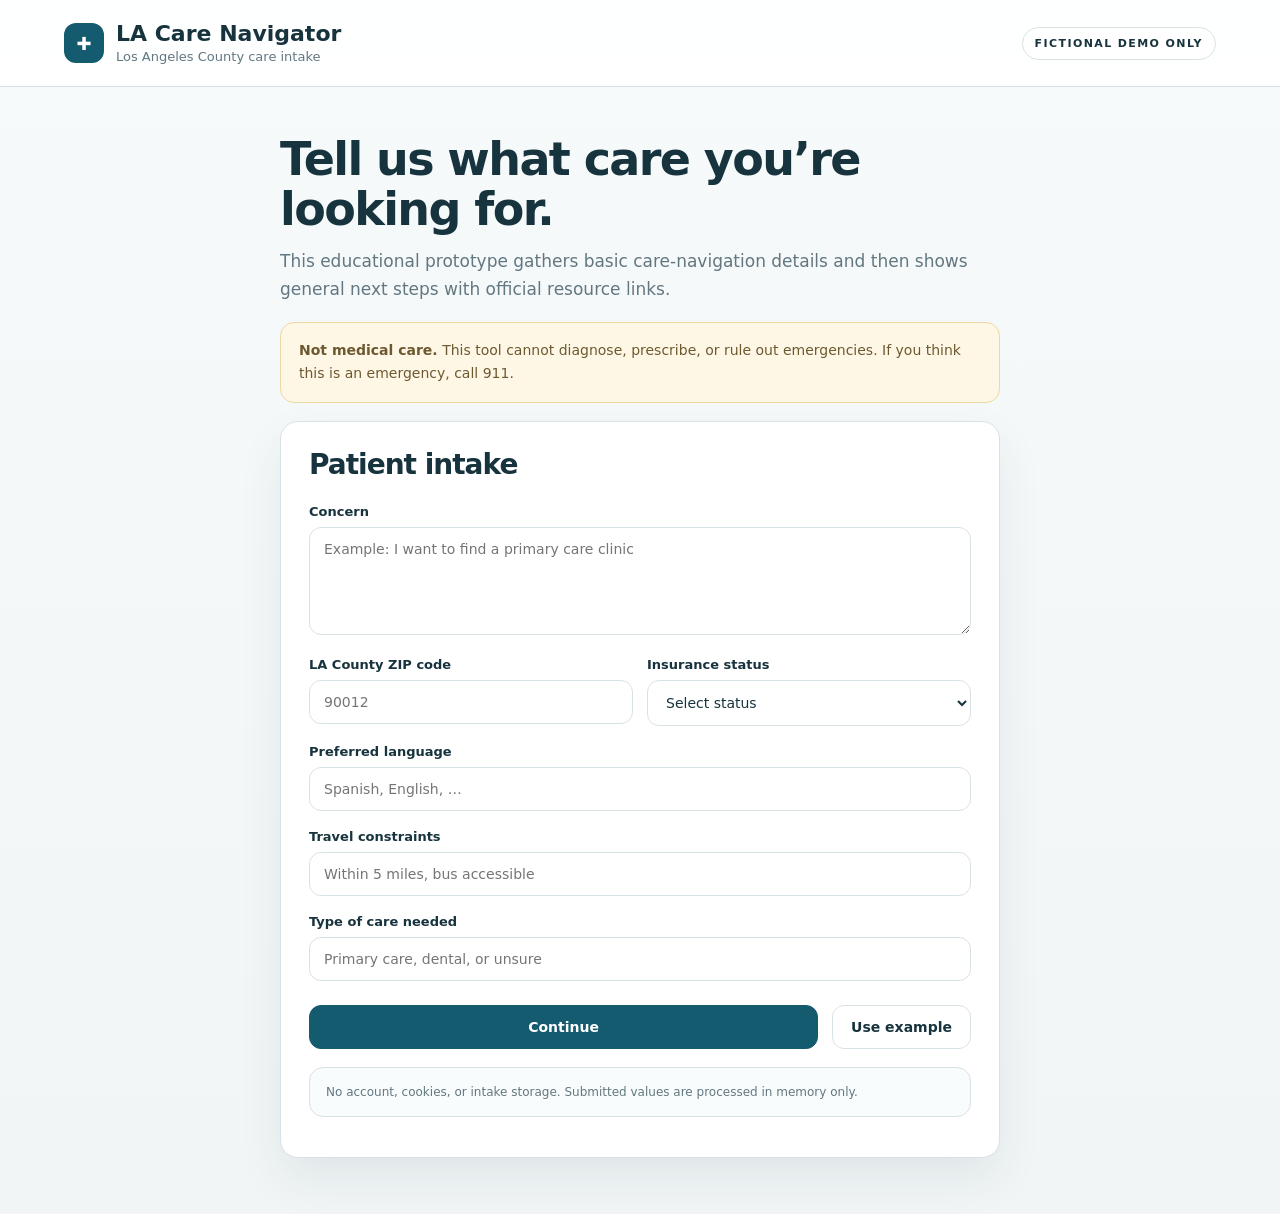
<file: static/index.html>
<!doctype html>
<html lang="en">
<head>
  <meta charset="utf-8">
  <meta name="viewport" content="width=device-width,initial-scale=1">
  <title>LA Care Navigator</title>
  <link rel="stylesheet" href="style.css">
  <script src="main.js" defer></script>
</head>
<body>
  <header>
    <div class="brand-wrap">
      <div class="brand-mark">✚</div>
      <div>
        <div class="brand">LA Care Navigator</div>
        <div class="brand-sub">Los Angeles County care intake</div>
      </div>
    </div>
    <span class="badge">Fictional demo only</span>
  </header>

  <main>
    <section class="shell">
      <div class="intro-copy">
        <h1>Tell us what care you’re looking for.</h1>
        <p>This educational prototype gathers basic care-navigation details and then shows general next steps with official resource links.</p>
      </div>

      <div class="warning"><strong>Not medical care.</strong> This tool cannot diagnose, prescribe, or rule out emergencies. If you think this is an emergency, call 911.</div>

      <form id="intake" class="panel intake-panel">
        <div class="panel-header">
          <div>
            <h2>Patient intake</h2>
          </div>
        </div>

        <label for="symptoms">Concern</label>
        <textarea id="symptoms" name="symptoms" maxlength="2000" placeholder="Example: I want to find a primary care clinic"></textarea>

        <div class="form-grid">
          <div>
            <label for="zip">LA County ZIP code</label>
            <input id="zip" name="zip" inputmode="numeric" pattern="[0-9]{5}" maxlength="5" placeholder="90012">
          </div>
          <div>
            <label for="insurance">Insurance status</label>
            <select id="insurance" name="insurance">
              <option value="">Select status</option>
              <option value="uninsured">No insurance</option>
              <option value="insured">Have insurance</option>
              <option value="unsure">Unsure</option>
            </select>
          </div>
        </div>

        <label for="language">Preferred language</label>
        <input id="language" name="language" maxlength="100" placeholder="Spanish, English, …">

        <label for="travel">Travel constraints</label>
        <input id="travel" name="travel" maxlength="200" placeholder="Within 5 miles, bus accessible">

        <label for="service">Type of care needed</label>
        <input id="service" name="service" maxlength="100" placeholder="Primary care, dental, or unsure">

        <div class="button-row">
          <button class="primary" type="submit">Continue</button>
          <button type="button" id="example" class="secondary">Use example</button>
        </div>

        <p class="small subtle-box">No account, cookies, or intake storage. Submitted values are processed in memory only.</p>
      </form>

      <div id="results" class="results-hidden" aria-live="polite"></div>
    </section>
  </main>
</body>
</html>
</file>
<file: static/style.css>
:root{--bg:#f4f7f8;--surface:#ffffff;--surface-soft:#f9fcfc;--ink:#17333d;--muted:#627781;--line:#d8e2e6;--teal:#155b6f;--warning:#fff7e6;--warning-line:#ecd9a5;--danger:#fff1ee;--danger-line:#efc2b7;--shadow:0 20px 45px rgba(27,54,66,.08);--radius:18px}*{box-sizing:border-box}body{margin:0;background:linear-gradient(180deg,#f7fafb 0%,#f1f5f6 100%);color:var(--ink);font-family:Inter,ui-sans-serif,system-ui,sans-serif;min-height:100vh}header{display:flex;align-items:center;justify-content:space-between;padding:22px 5%;border-bottom:1px solid var(--line);background:rgba(255,255,255,.92)}.brand-wrap{display:flex;align-items:center;gap:12px}.brand-mark{display:grid;place-items:center;width:40px;height:40px;border-radius:12px;background:var(--teal);color:#fff;font-size:18px;font-weight:800}.brand{font:800 22px/1.1 Inter,ui-sans-serif,system-ui}.brand-sub{font-size:13px;color:var(--muted);margin-top:3px}.badge,.eyebrow{font-size:11px;font-weight:700;letter-spacing:1.4px;text-transform:uppercase}.badge{border:1px solid var(--line);padding:9px 12px;border-radius:999px;background:#fff}main{max-width:760px;margin:0 auto;padding:40px 20px 56px}.shell{display:grid;gap:18px}.intro-copy h1{font:800 clamp(34px,5vw,46px)/1.08 Inter,ui-sans-serif,system-ui;letter-spacing:-1.6px;margin:8px 0 12px}.intro-copy p{margin:0;color:var(--muted);font-size:17px;line-height:1.7}.warning{background:var(--warning);border:1px solid var(--warning-line);color:#6d5930;padding:16px 18px;border-radius:14px;font-size:14px;line-height:1.65}.panel{background:var(--surface);padding:28px;border:1px solid var(--line);border-radius:var(--radius);box-shadow:var(--shadow)}.panel-header{display:flex;justify-content:space-between;gap:16px;align-items:flex-start}.muted,.small{color:var(--muted);line-height:1.7}.small{font-size:12px}h2{margin:0 0 6px;font:800 28px/1.08 Inter,ui-sans-serif,system-ui;letter-spacing:-1px}h3{margin:0 0 12px;font-size:19px}h4{margin:16px 0 8px;font-size:15px}label{display:block;font-weight:700;font-size:13px;margin:18px 0 8px}input,select,textarea,pre{width:100%;border:1px solid var(--line);border-radius:12px;background:var(--surface);padding:13px 14px;font:14px Inter,ui-sans-serif,system-ui;color:var(--ink);transition:border-color .15s ease,box-shadow .15s ease}textarea{min-height:108px;resize:vertical}pre{overflow:auto;white-space:pre-wrap;background:var(--surface-soft)}input:focus,select:focus,textarea:focus{outline:none;border-color:#89a9b4;box-shadow:0 0 0 4px rgba(137,169,180,.14)}.form-grid,.button-row{display:grid;gap:14px}.form-grid{grid-template-columns:1fr 1fr}.button-row{grid-template-columns:1fr auto;align-items:center;margin-top:24px}.admin-row{grid-template-columns:auto auto;justify-content:start}.primary,.secondary{font:700 14px Inter,ui-sans-serif,system-ui;cursor:pointer;border-radius:12px;padding:13px 18px;border:1px solid var(--line);transition:.16s ease}.primary{background:var(--teal);border-color:var(--teal);color:#fff}.secondary{background:#fff;color:var(--ink)}.primary:hover,.secondary:hover{transform:translateY(-1px)}.subtle-box{margin-top:18px;padding:14px 16px;border:1px solid var(--line);border-radius:14px;background:var(--surface-soft)}.results-hidden{display:none}.results-panel{display:block}.summary-grid{display:grid;grid-template-columns:repeat(4,minmax(0,1fr));gap:10px;margin:18px 0 8px}.summary-card{padding:14px;border-radius:14px;background:var(--surface-soft);border:1px solid var(--line)}.summary-card span{display:block;font-size:11px;text-transform:uppercase;letter-spacing:1px;color:var(--muted);font-weight:700}.summary-card strong{display:block;margin-top:8px;font-size:15px;line-height:1.35}.section-stack{display:grid;gap:16px;margin-top:22px}.section-card{padding:18px;border-radius:16px;background:var(--surface-soft);border:1px solid var(--line)}.question{padding:12px 14px;margin:10px 0;font-size:14px;border:1px solid #e5d4aa;background:#fffaf0;border-radius:12px;color:#73592d}.resource-grid{display:grid;gap:12px}.resource{padding:16px;border:1px solid var(--line);border-radius:16px;background:#fff}.resource a{color:var(--teal);font-weight:800;text-decoration:none;font-size:16px}.resource p{font-size:14px;line-height:1.65;margin:8px 0 0}.tag{font-size:11px;letter-spacing:1px;text-transform:uppercase;color:var(--muted);margin-bottom:8px;font-weight:700}.alert{background:var(--danger);border:1px solid var(--danger-line);border-radius:16px;padding:20px;color:#883f30;line-height:1.7}.results-panel ul,.results-panel ol,.section-card ul,.section-card ol{padding-left:18px;margin:10px 0 0}.results-panel li,.section-card li{margin:10px 0;line-height:1.6}.test-row{display:flex;justify-content:space-between;gap:12px;padding:10px 0;border-top:1px solid var(--line)}.test-row:first-of-type{border-top:none}button:disabled{opacity:.55;cursor:wait;transform:none}button:focus-visible,input:focus-visible,select:focus-visible,textarea:focus-visible,a:focus-visible{outline:3px solid #9fb8c0;outline-offset:3px}@media(max-width:720px){header{padding:18px 16px}.badge,.brand-sub{display:none}main{padding:24px 16px 40px}.panel{padding:22px}.form-grid,.button-row,.summary-grid,.admin-row{grid-template-columns:1fr}}
</file>
